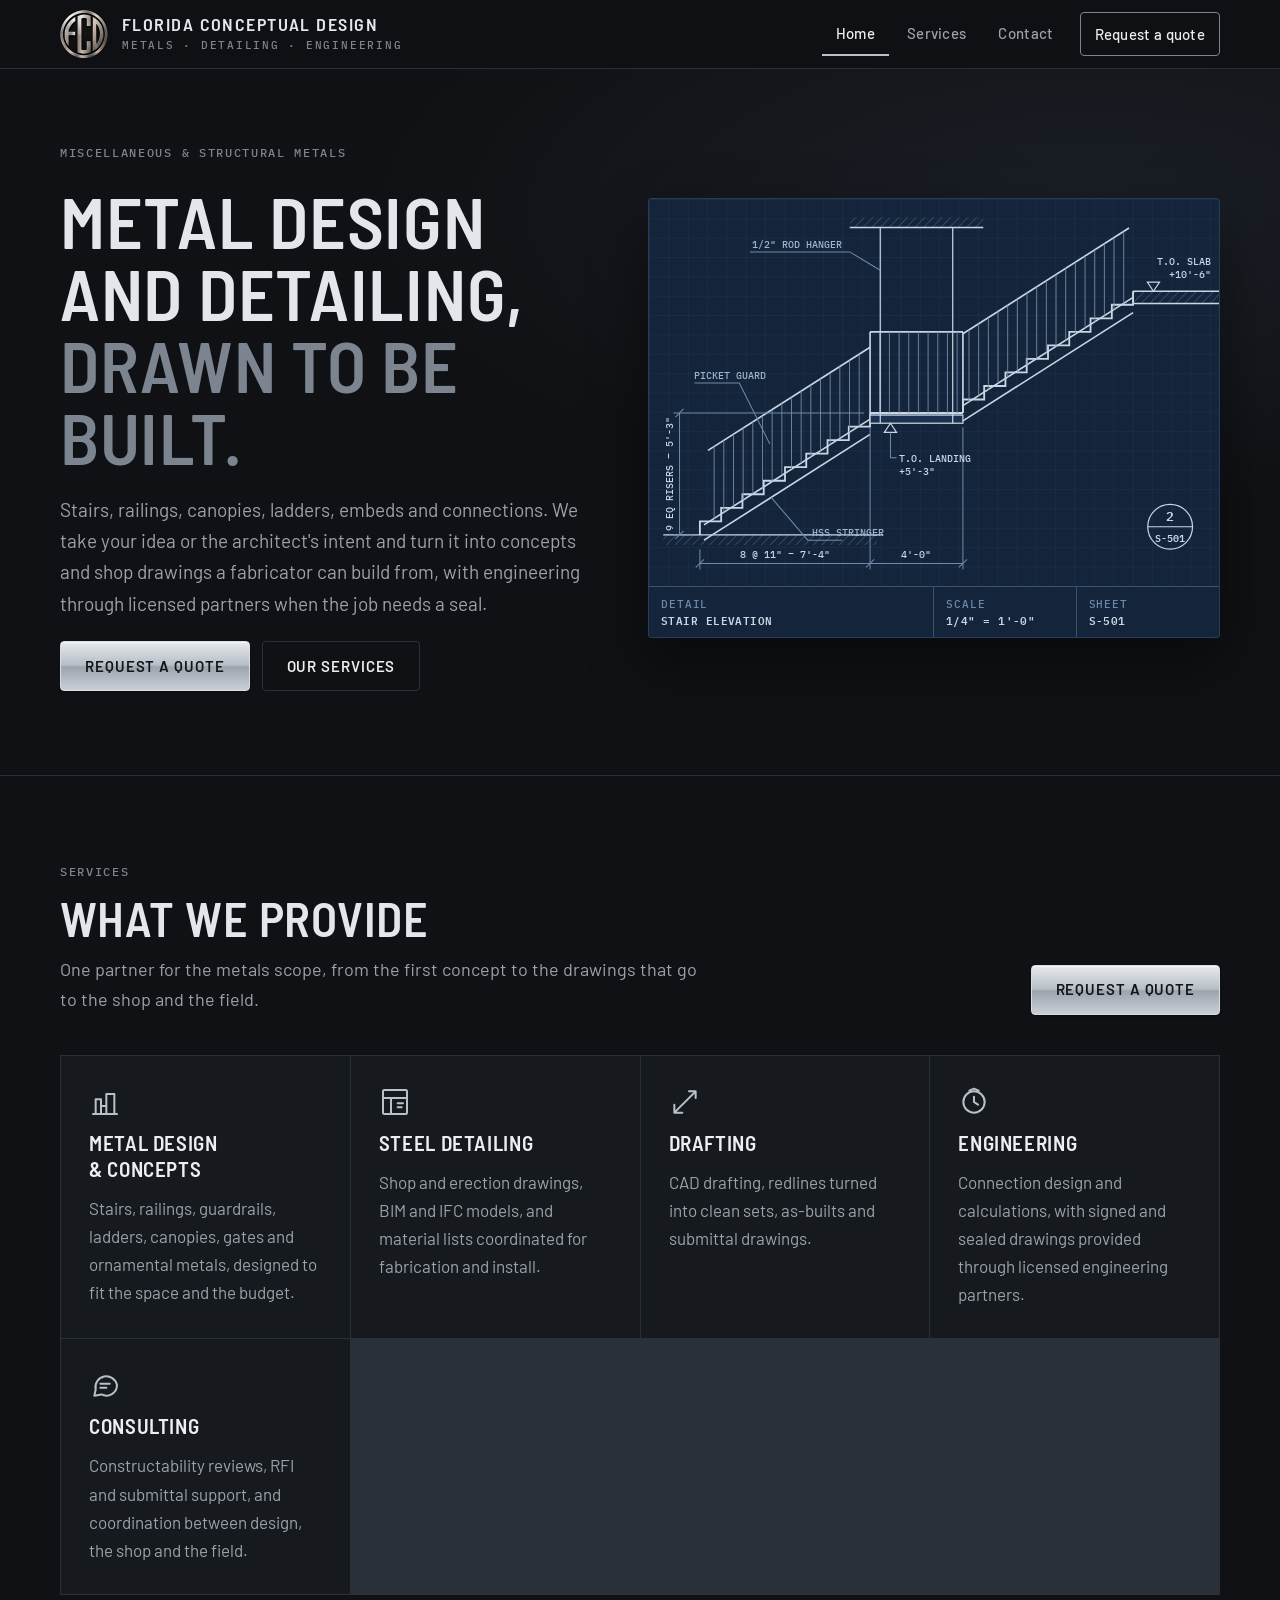
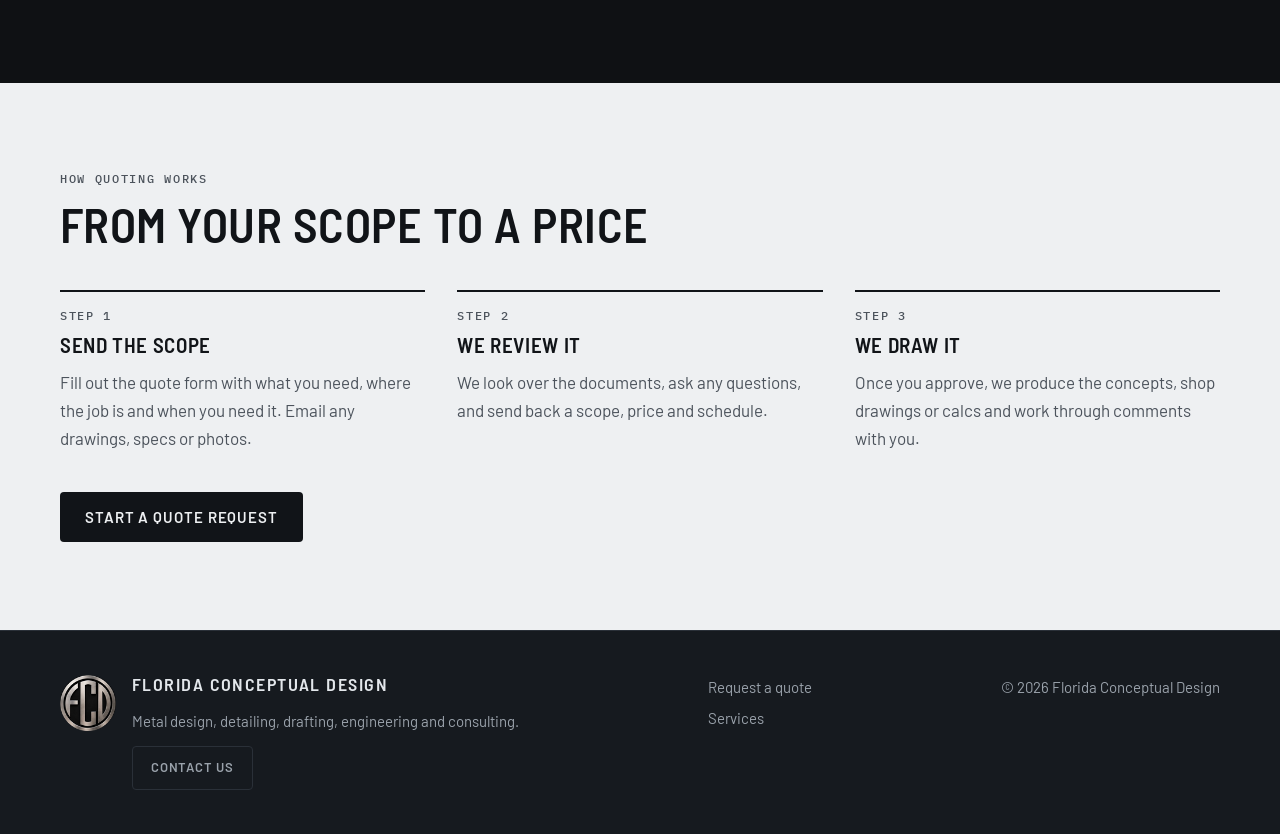
<file: index.html>
<!doctype html>
<html lang="en">
<head>
<meta charset="utf-8">
<meta name="viewport" content="width=device-width, initial-scale=1, viewport-fit=cover">
<title>Florida Conceptual Design</title>
<meta name="claude:viewport-fit-sides" content="cover">
<meta name="description" content="Florida Conceptual Design: metal design, steel detailing, drafting, engineering and consulting for metals projects. Request a quote.">
<link rel="icon" type="image/png" sizes="32x32" href="img/favicon-32.png">
<link rel="apple-touch-icon" href="img/apple-touch-icon.png">
<link rel="preconnect" href="https://fonts.googleapis.com">
<link rel="preconnect" href="https://fonts.gstatic.com" crossorigin>
<link rel="stylesheet" href="https://fonts.googleapis.com/css2?family=Barlow+Semi+Condensed:wght@500;600&family=Barlow:wght@400;500;600&family=IBM+Plex+Mono:wght@500;600&display=swap">
<link rel="stylesheet" href="styles.css">
</head>
<body>

<header class="site-header">
  <div class="wrap">
    <a class="brand" href="./" aria-label="Florida Conceptual Design, home">
      <img src="img/fcd-logo-96.png" alt="" width="48" height="48">
      <span class="brand-name">Florida Conceptual Design<small>Metals · Detailing · Engineering</small></span>
    </a>
    <nav class="nav" aria-label="Main">
      <a href="./" aria-current="page">Home</a>
      <a href="#services">Services</a>
      <a href="quotes.html#quote-form">Contact</a>
      <a class="nav-cta" href="quotes.html">Request a quote</a>
    </nav>
  </div>
</header>

<main>
  <section class="hero">
    <div class="wrap">
      <div class="hero-copy">
        <p class="label">Miscellaneous &amp; structural metals</p>
        <h1>Metal design and detailing,<br><span>drawn to be built.</span></h1>
        <p class="hero-lede">Stairs, railings, canopies, ladders, embeds and connections. We take your idea or the architect's intent and turn it into concepts and shop drawings a fabricator can build from, with engineering through licensed partners when the job needs a seal.</p>
        <div class="hero-actions">
          <a class="btn btn-primary" href="quotes.html">Request a quote</a>
          <a class="btn btn-ghost" href="#services">Our services</a>
        </div>
      </div>

      <figure class="hero-figure sheet">
        <svg class="draw" viewBox="0 0 560 380" role="img" aria-label="Blueprint elevation of a steel stair: two flights of nine 7 inch risers on HSS stringers with plate treads, a hung intermediate landing on rod hangers, and a vertical picket guard"><defs><pattern id="grid" width="19" height="19" patternUnits="userSpaceOnUse"><path d="M19 0H0V19" fill="none" stroke="#1D3150" stroke-width="1"/></pattern><pattern id="hatch" width="6" height="6" patternUnits="userSpaceOnUse" patternTransform="rotate(45)"><path d="M0 0V6" stroke="#3A5170" stroke-width="1.5"/></pattern></defs><rect width="560" height="380" fill="#14243A"/><rect width="560" height="380" fill="url(#grid)"/><rect x="14" y="330" width="210" height="10" fill="url(#hatch)"/><path d="M14 330H230" fill="none" stroke="#C9D6E4" stroke-width="1.4" /><rect x="475.6" y="90.6" width="84.4" height="12" fill="url(#hatch)"/><path d="M475.6 90.6H560M475.6 102.6H560M475.6 90.6v12" fill="none" stroke="#C9D6E4" stroke-width="1.4" /><path d="M50.0 330.0V316.7H70.9V303.4H91.8V290.1H112.7V276.8H133.6V263.5H154.5V250.2H175.4V236.9H196.3V223.6H217.2V210.3" fill="none" stroke="#C9D6E4" stroke-width="1.8" class="anim"/><path d="M308.4 210.3V197.0H329.3V183.7H350.2V170.4H371.1V157.1H392.0V143.8H412.9V130.5H433.8V117.2H454.7V103.9H475.6V90.6" fill="none" stroke="#C9D6E4" stroke-width="1.8" class="anim"/><path d="M217.2 210.3H308.4" fill="none" stroke="#C9D6E4" stroke-width="2.2" /><rect x="217.2" y="212.3" width="91.2" height="8" fill="#1B3150" stroke="#C9D6E4" stroke-width="1.2"/><path d="M54.0 320.2L217.2 216.3M54.0 335.2L217.2 231.3" fill="none" stroke="#C9D6E4" stroke-width="1.6" class="anim"/><path d="M308.4 203.0L475.6 96.6M308.4 218.0L475.6 111.6" fill="none" stroke="#C9D6E4" stroke-width="1.6" class="anim"/><path d="M58.0 247.0L217.2 145.7" fill="none" stroke="#C9D6E4" stroke-width="1.6" /><path d="M64.0 313.8V243.2" fill="none" stroke="#6F8AA8" stroke-width="0.9" /><path d="M73.5 307.7V237.1" fill="none" stroke="#6F8AA8" stroke-width="0.9" /><path d="M83.0 301.7V231.1" fill="none" stroke="#6F8AA8" stroke-width="0.9" /><path d="M92.5 295.7V225.1" fill="none" stroke="#6F8AA8" stroke-width="0.9" /><path d="M102.0 289.6V219.0" fill="none" stroke="#6F8AA8" stroke-width="0.9" /><path d="M111.5 283.6V213.0" fill="none" stroke="#6F8AA8" stroke-width="0.9" /><path d="M121.0 277.5V206.9" fill="none" stroke="#6F8AA8" stroke-width="0.9" /><path d="M130.5 271.5V200.9" fill="none" stroke="#6F8AA8" stroke-width="0.9" /><path d="M140.0 265.4V194.8" fill="none" stroke="#6F8AA8" stroke-width="0.9" /><path d="M149.5 259.4V188.8" fill="none" stroke="#6F8AA8" stroke-width="0.9" /><path d="M159.0 253.3V182.7" fill="none" stroke="#6F8AA8" stroke-width="0.9" /><path d="M168.5 247.3V176.7" fill="none" stroke="#6F8AA8" stroke-width="0.9" /><path d="M178.0 241.2V170.6" fill="none" stroke="#6F8AA8" stroke-width="0.9" /><path d="M187.5 235.2V164.6" fill="none" stroke="#6F8AA8" stroke-width="0.9" /><path d="M197.0 229.2V158.6" fill="none" stroke="#6F8AA8" stroke-width="0.9" /><path d="M206.5 223.1V152.5" fill="none" stroke="#6F8AA8" stroke-width="0.9" /><path d="M308.4 132.4L471.6 28.5" fill="none" stroke="#C9D6E4" stroke-width="1.6" /><path d="M314.4 199.2V128.6" fill="none" stroke="#6F8AA8" stroke-width="0.9" /><path d="M323.9 193.1V122.5" fill="none" stroke="#6F8AA8" stroke-width="0.9" /><path d="M333.4 187.1V116.5" fill="none" stroke="#6F8AA8" stroke-width="0.9" /><path d="M342.9 181.0V110.4" fill="none" stroke="#6F8AA8" stroke-width="0.9" /><path d="M352.4 175.0V104.4" fill="none" stroke="#6F8AA8" stroke-width="0.9" /><path d="M361.9 169.0V98.4" fill="none" stroke="#6F8AA8" stroke-width="0.9" /><path d="M371.4 162.9V92.3" fill="none" stroke="#6F8AA8" stroke-width="0.9" /><path d="M380.9 156.9V86.3" fill="none" stroke="#6F8AA8" stroke-width="0.9" /><path d="M390.4 150.8V80.2" fill="none" stroke="#6F8AA8" stroke-width="0.9" /><path d="M399.9 144.8V74.2" fill="none" stroke="#6F8AA8" stroke-width="0.9" /><path d="M409.4 138.7V68.1" fill="none" stroke="#6F8AA8" stroke-width="0.9" /><path d="M418.9 132.7V62.1" fill="none" stroke="#6F8AA8" stroke-width="0.9" /><path d="M428.4 126.6V56.0" fill="none" stroke="#6F8AA8" stroke-width="0.9" /><path d="M437.9 120.6V50.0" fill="none" stroke="#6F8AA8" stroke-width="0.9" /><path d="M447.4 114.5V43.9" fill="none" stroke="#6F8AA8" stroke-width="0.9" /><path d="M456.9 108.5V37.9" fill="none" stroke="#6F8AA8" stroke-width="0.9" /><path d="M466.4 102.5V31.9" fill="none" stroke="#6F8AA8" stroke-width="0.9" /><path d="M217.2 130.5H308.4M217.2 130.5V210.3M308.4 130.5V210.3" fill="none" stroke="#C9D6E4" stroke-width="1.6" /><path d="M226.7 130.5V210.3" fill="none" stroke="#6F8AA8" stroke-width="0.9" /><path d="M236.2 130.5V210.3" fill="none" stroke="#6F8AA8" stroke-width="0.9" /><path d="M245.7 130.5V210.3" fill="none" stroke="#6F8AA8" stroke-width="0.9" /><path d="M255.2 130.5V210.3" fill="none" stroke="#6F8AA8" stroke-width="0.9" /><path d="M264.7 130.5V210.3" fill="none" stroke="#6F8AA8" stroke-width="0.9" /><path d="M274.2 130.5V210.3" fill="none" stroke="#6F8AA8" stroke-width="0.9" /><path d="M283.7 130.5V210.3" fill="none" stroke="#6F8AA8" stroke-width="0.9" /><path d="M293.2 130.5V210.3" fill="none" stroke="#6F8AA8" stroke-width="0.9" /><path d="M302.7 130.5V210.3" fill="none" stroke="#6F8AA8" stroke-width="0.9" /><rect x="197.2" y="18" width="131.2" height="10" fill="url(#hatch)"/><path d="M197.2 28H328.4" fill="none" stroke="#C9D6E4" stroke-width="1.4" /><path d="M227.2 28V220.3" fill="none" stroke="#C9D6E4" stroke-width="1.2" stroke-dasharray="1 0"/><path d="M298.4 28V220.3" fill="none" stroke="#C9D6E4" stroke-width="1.2" stroke-dasharray="1 0"/><path d="M50.0 344.0V364M217.2 224.3V364M308.4 224.3V364M50.0 358H308.4" fill="none" stroke="#6F8AA8" stroke-width="1" /><path d="M46.0 362l8 -8" fill="none" stroke="#6F8AA8" stroke-width="1" /><path d="M213.2 362l8 -8" fill="none" stroke="#6F8AA8" stroke-width="1" /><path d="M304.4 362l8 -8" fill="none" stroke="#6F8AA8" stroke-width="1" /><text x="133.6" y="353.0" fill="#C9D6E4" font-family="IBM Plex Mono, monospace" font-size="10" font-weight="500" text-anchor="middle">8 @ 11" = 7'-4"</text><text x="262.8" y="353.0" fill="#C9D6E4" font-family="IBM Plex Mono, monospace" font-size="10" font-weight="500" text-anchor="middle">4'-0"</text><path d="M44.0 330.0H24M211.2 210.3H24M30 210.3V330.0" fill="none" stroke="#6F8AA8" stroke-width="1" /><path d="M26 214.3l8 -8" fill="none" stroke="#6F8AA8" stroke-width="1" /><path d="M26 334.0l8 -8" fill="none" stroke="#6F8AA8" stroke-width="1" /><text x="24.0" y="270.1" fill="#C9D6E4" font-family="IBM Plex Mono, monospace" font-size="9.5" font-weight="500" text-anchor="middle" transform="rotate(-90 24.0 270.1)">9 EQ RISERS = 5'-3"</text><path d="M237.2 220.3l-6 9h12z" fill="none" stroke="#C9D6E4" stroke-width="1.2"/><path d="M237.2 229.3V254.3h6" fill="none" stroke="#6F8AA8" stroke-width="1" /><text x="245.2" y="258.3" fill="#C9D6E4" font-family="IBM Plex Mono, monospace" font-size="9.5" font-weight="500" text-anchor="start">T.O. LANDING</text><text x="245.2" y="271.3" fill="#C9D6E4" font-family="IBM Plex Mono, monospace" font-size="9.5" font-weight="500" text-anchor="start">+5'-3"</text><path d="M495.6 90.6l-6 -9h12z" fill="none" stroke="#C9D6E4" stroke-width="1.2"/><text x="552.0" y="64.6" fill="#C9D6E4" font-family="IBM Plex Mono, monospace" font-size="9.5" font-weight="500" text-anchor="end">T.O. SLAB</text><text x="552.0" y="77.6" fill="#C9D6E4" font-family="IBM Plex Mono, monospace" font-size="9.5" font-weight="500" text-anchor="end">+10'-6"</text><path d="M120.0 293.2L156.0 335.2H190.0" fill="none" stroke="#6F8AA8" stroke-width="1" /><text x="160.0" y="331.2" fill="#9FB3C9" font-family="IBM Plex Mono, monospace" font-size="9.5" font-weight="500" text-anchor="start">HSS STRINGER</text><path d="M227.2 70L197.2 52H99.2" fill="none" stroke="#6F8AA8" stroke-width="1" /><text x="101.2" y="48.0" fill="#9FB3C9" font-family="IBM Plex Mono, monospace" font-size="9.5" font-weight="500" text-anchor="start">1/2" ROD HANGER</text><path d="M118.7 240.7L88.7 180.7H44.7" fill="none" stroke="#6F8AA8" stroke-width="1" /><text x="44.7" y="176.7" fill="#9FB3C9" font-family="IBM Plex Mono, monospace" font-size="9.5" font-weight="500" text-anchor="start">PICKET GUARD</text><g fill="none" stroke="#C9D6E4" stroke-width="1.2"><circle cx="512" cy="322" r="22"/><path d="M490 322h44"/></g><text x="512.0" y="316.0" fill="#C9D6E4" font-family="IBM Plex Mono, monospace" font-size="13" font-weight="600" text-anchor="middle">2</text><text x="512.0" y="337.0" fill="#C9D6E4" font-family="IBM Plex Mono, monospace" font-size="9.5" font-weight="600" text-anchor="middle">S-501</text><text x="18.0" y="374.0" fill="#C9D6E4" font-family="IBM Plex Mono, monospace" font-size="9" font-weight="500" text-anchor="start"></text></svg>
        <figcaption class="title-block">
          <div>Detail<strong>Stair elevation</strong></div>
          <div>Scale<strong>1/4" = 1'-0"</strong></div>
          <div>Sheet<strong>S-501</strong></div>
        </figcaption>
      </figure>
    </div>
  </section>

  <section id="services" class="section">
    <div class="wrap">
      <div class="section-head">
        <div>
          <p class="label">Services</p>
          <h2>What we provide</h2>
          <p class="section-intro">One partner for the metals scope, from the first concept to the drawings that go to the shop and the field.</p>
        </div>
        <a class="btn btn-primary" href="quotes.html">Request a quote</a>
      </div>
      <div class="services">
        <article class="service">
          <svg viewBox="0 0 24 24" fill="none" stroke-width="1.5" stroke-linecap="round" stroke-linejoin="round" aria-hidden="true"><path d="M3 21h18M5 21V10h4v11M9 15h4v6M13 21V6h6v15"/></svg>
          <h3>Metal design &amp; concepts</h3>
          <p>Stairs, railings, guardrails, ladders, canopies, gates and ornamental metals, designed to fit the space and the budget.</p>
        </article>
        <article class="service">
          <svg viewBox="0 0 24 24" fill="none" stroke-width="1.5" stroke-linecap="round" stroke-linejoin="round" aria-hidden="true"><rect x="3" y="3" width="18" height="18" rx="1"/><path d="M3 9h18M9 21V9M14 13h4M14 16h3"/></svg>
          <h3>Steel detailing</h3>
          <p>Shop and erection drawings, BIM and IFC models, and material lists coordinated for fabrication and install.</p>
        </article>
        <article class="service">
          <svg viewBox="0 0 24 24" fill="none" stroke-width="1.5" stroke-linecap="round" stroke-linejoin="round" aria-hidden="true"><path d="M4 20 20 4M4 20h6M4 20v-6M15 4h5v5"/></svg>
          <h3>Drafting</h3>
          <p>CAD drafting, redlines turned into clean sets, as-builts and submittal drawings.</p>
        </article>
        <article class="service">
          <svg viewBox="0 0 24 24" fill="none" stroke-width="1.5" stroke-linecap="round" stroke-linejoin="round" aria-hidden="true"><circle cx="12" cy="12" r="8"/><path d="M12 8v4l3 2"/><path d="M8.5 3.5 12 2l3.5 1.5"/></svg>
          <h3>Engineering</h3>
          <p>Connection design and calculations, with signed and sealed drawings provided through licensed engineering partners.</p>
        </article>
        <article class="service">
          <svg viewBox="0 0 24 24" fill="none" stroke-width="1.5" stroke-linecap="round" stroke-linejoin="round" aria-hidden="true"><path d="M21 12a8 8 0 0 1-11.6 7.1L4 20l1-4.6A8 8 0 1 1 21 12z"/><path d="M8.5 11h7M8.5 14h4.5"/></svg>
          <h3>Consulting</h3>
          <p>Constructability reviews, RFI and submittal support, and coordination between design, the shop and the field.</p>
        </article>
      </div>
    </div>
  </section>

  <section class="section band-paper">
    <div class="wrap">
      <div class="section-head">
        <div>
          <p class="label">How quoting works</p>
          <h2>From your scope to a price</h2>
        </div>
      </div>
      <ol class="steps">
        <li>
          <h3>Send the scope</h3>
          <p>Fill out the quote form with what you need, where the job is and when you need it. Email any drawings, specs or photos.</p>
        </li>
        <li>
          <h3>We review it</h3>
          <p>We look over the documents, ask any questions, and send back a scope, price and schedule.</p>
        </li>
        <li>
          <h3>We draw it</h3>
          <p>Once you approve, we produce the concepts, shop drawings or calcs and work through comments with you.</p>
        </li>
      </ol>
      <div style="margin-top:40px">
        <a class="btn btn-dark" href="quotes.html">Start a quote request</a>
      </div>
    </div>
  </section>
</main>

<footer id="contact" class="site-footer">
  <div class="wrap">
    <div class="footer-brand">
      <img src="img/fcd-logo-96.png" alt="" width="56" height="56">
      <div class="footer-col">
        <h2>Florida Conceptual Design</h2>
        <span>Metal design, detailing, drafting, engineering and consulting.</span>
        <a class="btn btn-ghost btn-sm" href="quotes.html#quote-form">Contact us</a>
      </div>
    </div>
    <div class="footer-col">
      <a href="quotes.html">Request a quote</a>
      <a href="#services">Services</a>
    </div>
    <span>© 2026 Florida Conceptual Design</span>
  </div>
</footer>

</body>
</html>
</file>
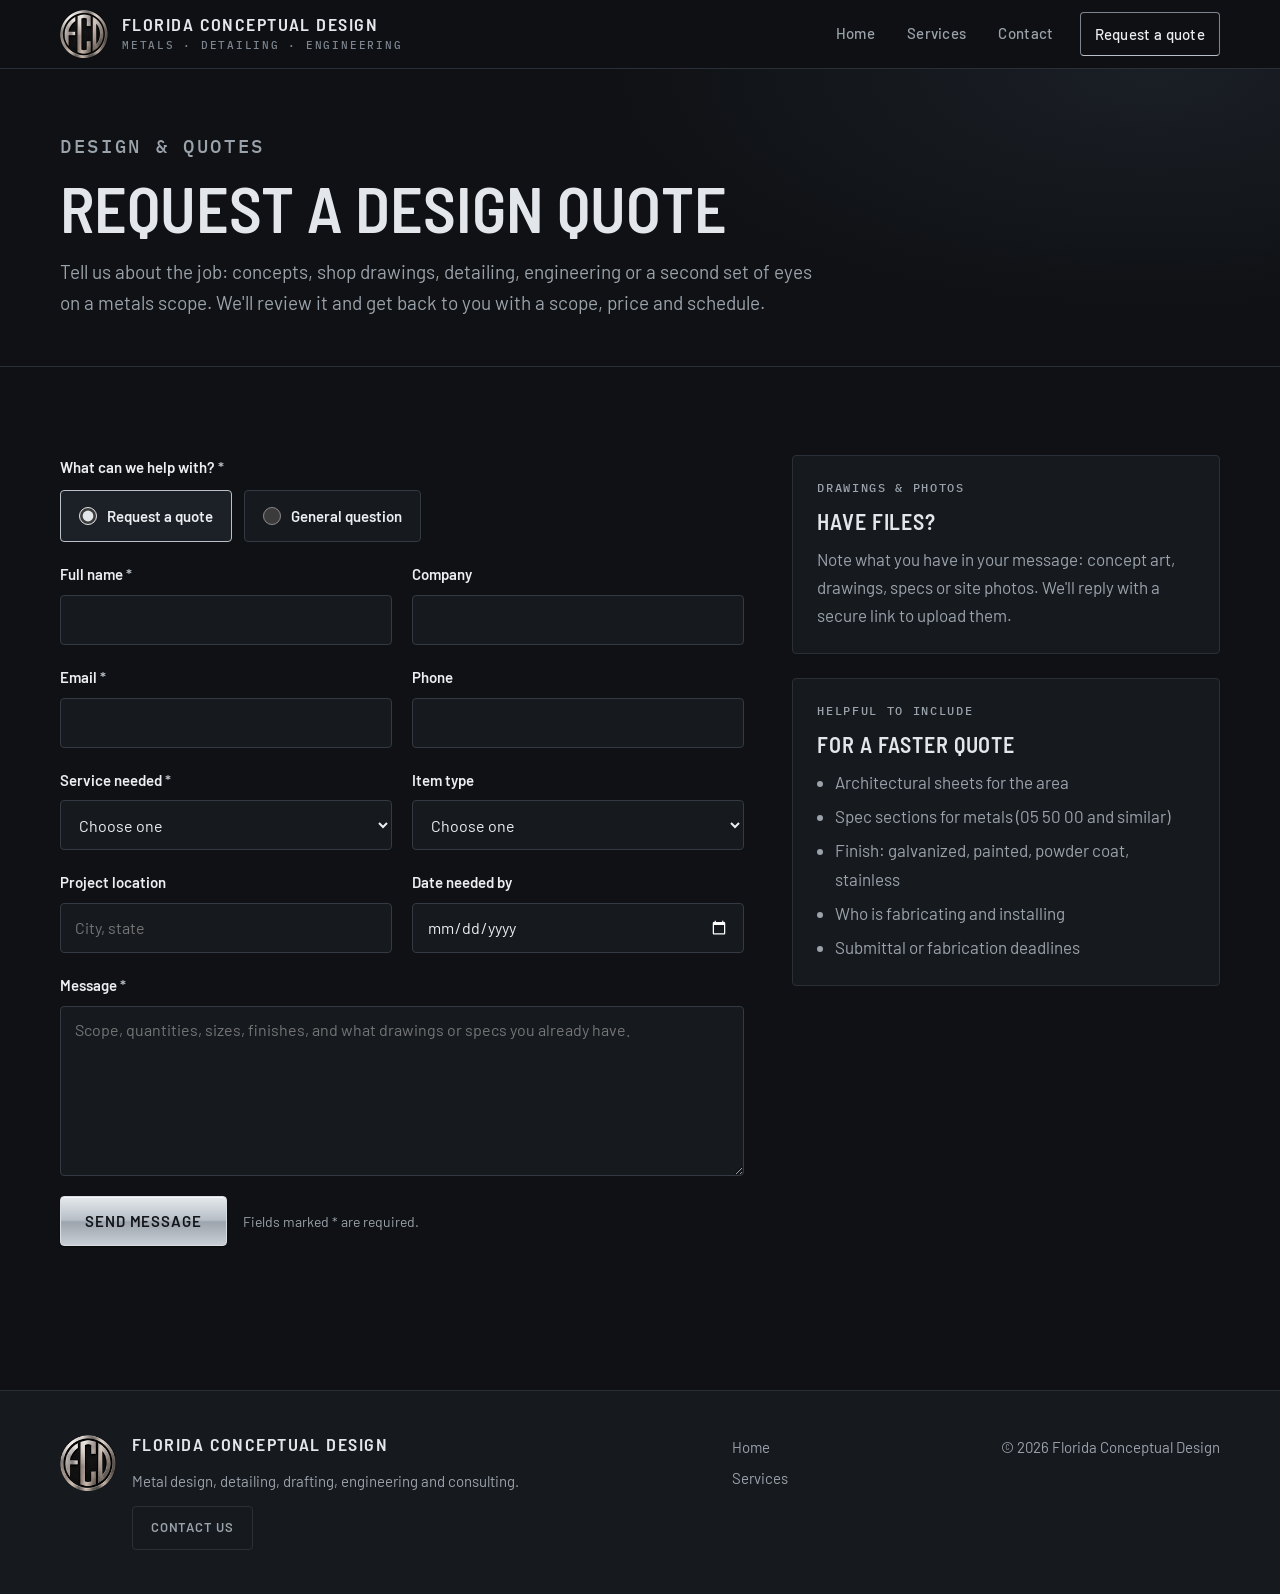
<file: quotes.html>
<!doctype html>
<html lang="en">
<head>
<meta charset="utf-8">
<meta name="viewport" content="width=device-width, initial-scale=1, viewport-fit=cover">
<title>Design &amp; Quotes · Florida Conceptual Design</title>
<meta name="claude:viewport-fit-sides" content="cover">
<meta name="description" content="Request a quote from Florida Conceptual Design for metal design, steel detailing, drafting, engineering or consulting.">
<link rel="icon" type="image/png" sizes="32x32" href="img/favicon-32.png">
<link rel="apple-touch-icon" href="img/apple-touch-icon.png">
<link rel="preconnect" href="https://fonts.googleapis.com">
<link rel="preconnect" href="https://fonts.gstatic.com" crossorigin>
<link rel="stylesheet" href="https://fonts.googleapis.com/css2?family=Barlow+Semi+Condensed:wght@500;600&family=Barlow:wght@400;500;600&family=IBM+Plex+Mono:wght@500;600&display=swap">
<link rel="stylesheet" href="styles.css">
</head>
<body>

<header class="site-header">
  <div class="wrap">
    <a class="brand" href="./" aria-label="Florida Conceptual Design, home">
      <img src="img/fcd-logo-96.png" alt="" width="48" height="48">
      <span class="brand-name">Florida Conceptual Design<small>Metals · Detailing · Engineering</small></span>
    </a>
    <nav class="nav" aria-label="Main">
      <a href="./">Home</a>
      <a href="./#services">Services</a>
      <a href="quotes.html#quote-form">Contact</a>
      <a class="nav-cta" href="quotes.html" aria-current="page">Request a quote</a>
    </nav>
  </div>
</header>

<main>
  <section class="page-head">
    <div class="wrap">
      <p class="label">Design &amp; Quotes</p>
      <h1>Request a design quote</h1>
      <p>Tell us about the job: concepts, shop drawings, detailing, engineering or a second set of eyes on a metals scope. We'll review it and get back to you with a scope, price and schedule.</p>
    </div>
  </section>

  <section class="section">
    <div class="wrap quote-layout">
      <form id="quote-form" class="form" novalidate data-endpoint="https://api.web3forms.com/submit" data-key="76192ae6-371a-4b26-868a-9706a35c055a">
        <fieldset class="field full choice">
          <legend>What can we help with? <span class="req" aria-hidden="true">*</span></legend>
          <div class="choice-row">
            <label class="radio" for="q-inq-quote"><input id="q-inq-quote" type="radio" name="inquiry" value="Quote request" checked> Request a quote</label>
            <label class="radio" for="q-inq-general"><input id="q-inq-general" type="radio" name="inquiry" value="General question"> General question</label>
          </div>
        </fieldset>
        <div class="field">
          <label for="q-name">Full name <span class="req" aria-hidden="true">*</span></label>
          <input id="q-name" name="name" type="text" autocomplete="name" required>
        </div>
        <div class="field">
          <label for="q-company">Company</label>
          <input id="q-company" name="company" type="text" autocomplete="organization">
        </div>
        <div class="field">
          <label for="q-email">Email <span class="req" aria-hidden="true">*</span></label>
          <input id="q-email" name="email" type="email" autocomplete="email" required>
        </div>
        <div class="field">
          <label for="q-phone">Phone</label>
          <input id="q-phone" name="phone" type="tel" autocomplete="tel">
        </div>
        <div class="field quote-only">
          <label for="q-service">Service needed <span class="req" id="q-service-req" aria-hidden="true">*</span></label>
          <select id="q-service" name="service">
            <option value="">Choose one</option>
            <option>Metal design / concept</option>
            <option>Steel detailing (shop drawings)</option>
            <option>Drafting</option>
            <option>Engineering (signed &amp; sealed)</option>
            <option>Consulting</option>
            <option>Not sure yet</option>
          </select>
        </div>
        <div class="field quote-only">
          <label for="q-type">Item type</label>
          <select id="q-type" name="item_type">
            <option value="">Choose one</option>
            <option>Stairs</option>
            <option>Railings / guardrails</option>
            <option>Ladders</option>
            <option>Canopies / awnings</option>
            <option>Gates / fences</option>
            <option>Embeds / misc. metals</option>
            <option>Structural steel</option>
            <option>Other</option>
          </select>
        </div>
        <div class="field quote-only">
          <label for="q-location">Project location</label>
          <input id="q-location" name="location" type="text" placeholder="City, state">
        </div>
        <div class="field quote-only">
          <label for="q-date">Date needed by</label>
          <input id="q-date" name="needed_by" type="date">
        </div>
        <div class="field full">
          <label for="q-details">Message <span class="req" aria-hidden="true">*</span></label>
          <textarea id="q-details" name="details" required placeholder="Scope, quantities, sizes, finishes, and what drawings or specs you already have."></textarea>
        </div>
        <div class="hp" aria-hidden="true">
          <label for="q-website">Leave this empty</label>
          <input id="q-website" name="botcheck" type="text" tabindex="-1" autocomplete="off">
        </div>
        <div class="form-actions">
          <button class="btn btn-primary" type="submit">Send message</button>
          <span class="form-note">Fields marked * are required.</span>
        </div>
        <div id="q-status" class="status" role="status" aria-live="polite" hidden></div>
      </form>

      <aside class="aside">
        <div class="aside-block">
          <p class="label">Drawings &amp; photos</p>
          <h2>Have files?</h2>
          <p>Note what you have in your message: concept art, drawings, specs or site photos. We'll reply with a secure link to upload them.</p>
        </div>
        <div class="aside-block">
          <p class="label">Helpful to include</p>
          <h2>For a faster quote</h2>
          <ul>
            <li>Architectural sheets for the area</li>
            <li>Spec sections for metals (05 50 00 and similar)</li>
            <li>Finish: galvanized, painted, powder coat, stainless</li>
            <li>Who is fabricating and installing</li>
            <li>Submittal or fabrication deadlines</li>
          </ul>
        </div>
      </aside>
    </div>
  </section>
</main>

<footer id="contact" class="site-footer">
  <div class="wrap">
    <div class="footer-brand">
      <img src="img/fcd-logo-96.png" alt="" width="56" height="56">
      <div class="footer-col">
        <h2>Florida Conceptual Design</h2>
        <span>Metal design, detailing, drafting, engineering and consulting.</span>
        <a class="btn btn-ghost btn-sm" href="quotes.html#quote-form">Contact us</a>
      </div>
    </div>
    <div class="footer-col">
      <a href="./">Home</a>
      <a href="./#services">Services</a>
    </div>
    <span>© 2026 Florida Conceptual Design</span>
  </div>
</footer>

<script src="form.js"></script>
</body>
</html>
</file>
<file: styles.css>
/* Layout: graphite ground, brushed-steel type and controls, one deep blueprint sheet in the hero */
:root {
  --ground: #0F1114;
  --panel: #161A1F;
  --panel-2: #1C2127;
  --rule: #2A3038;
  --steel: #B9C0C8;
  --steel-hi: #E3E7EB;
  --steel-lo: #7C858F;
  --ink: #ECEEF1;
  --muted: #9AA2AB;
  --print: #14243A;
  --print-line: #C9D6E4;
  --print-dim: #6F8AA8;
  --paper: #EEF0F2;
  --paper-ink: #111418;
  --paper-muted: #4C535C;
  --display: 'Barlow Semi Condensed', 'Arial Narrow', 'Helvetica Neue', sans-serif;
  --body: 'Barlow', 'Helvetica Neue', Arial, sans-serif;
  --mono: 'IBM Plex Mono', ui-monospace, 'SFMono-Regular', Menlo, monospace;
  --wrap: 1200px;
  --brushed: linear-gradient(180deg, #E6EAEE 0%, #B7BEC6 48%, #9CA4AD 52%, #C9CFD5 100%);
  color-scheme: dark;
}
* { box-sizing: border-box; }
html, body { margin: 0; }
body {
  background: var(--ground);
  color: var(--ink);
  font: 400 17px/1.65 var(--body);
  -webkit-font-smoothing: antialiased;
}
img { max-width: 100%; display: block; }
a { color: var(--steel-hi); text-underline-offset: 3px; }
a:hover { color: #fff; }
:focus-visible { outline: 2px solid var(--steel-hi); outline-offset: 3px; }
h1, h2, h3 { text-wrap: balance; margin: 0; }
p { margin: 0; }

.wrap {
  max-width: var(--wrap);
  margin: 0 auto;
  padding-left: max(20px, env(safe-area-inset-left, 0px));
  padding-right: max(20px, env(safe-area-inset-right, 0px));
}
.label {
  font: 500 12px/1.4 var(--mono);
  letter-spacing: 0.14em;
  text-transform: uppercase;
  color: var(--steel-lo);
}

/* Header */
body::before { content: ""; position: fixed; inset: 0 0 auto; height: env(safe-area-inset-top, 0px); z-index: 10; background: var(--ground); }
.site-header {
  position: sticky; top: env(safe-area-inset-top, 0px); z-index: 5;
  background: rgba(15, 17, 20, 0.92);
  border-bottom: 1px solid var(--rule);
  backdrop-filter: blur(8px);
}
.site-header .wrap { display: flex; flex-wrap: wrap; align-items: center; justify-content: space-between; gap: 12px; padding-block: 10px; }
.brand { display: flex; align-items: center; gap: 14px; text-decoration: none; color: var(--ink); }
.brand img { width: 48px; height: 48px; }
.brand-name { font: 600 18px/1.1 var(--display); letter-spacing: 0.08em; text-transform: uppercase; color: var(--steel-hi); }
.brand-name small { display: block; font: 500 11px/1.3 var(--mono); letter-spacing: 0.16em; color: var(--steel-lo); margin-top: 3px; }
.nav { display: flex; flex-wrap: wrap; align-items: center; gap: 4px; }
.nav a {
  display: inline-flex; align-items: center; min-height: 44px; padding: 0 14px;
  color: var(--muted); text-decoration: none; font-weight: 500; font-size: 15px; letter-spacing: 0.02em;
  border-bottom: 2px solid transparent;
}
.nav a:hover { color: var(--ink); }
.nav a[aria-current="page"] { color: var(--ink); border-bottom-color: var(--steel); }
.nav .nav-cta { margin-left: 8px; border: 1px solid var(--steel-lo); border-radius: 4px; color: var(--ink); }
.nav .nav-cta:hover { border-color: var(--steel-hi); }

/* Buttons */
.btn {
  display: inline-flex; align-items: center; justify-content: center; gap: 8px;
  min-height: 50px; padding: 0 24px; border-radius: 4px; border: 1px solid transparent;
  font: 600 15px/1 var(--body); letter-spacing: 0.06em; text-transform: uppercase; text-decoration: none; cursor: pointer;
}
.btn-primary { background: var(--brushed); color: var(--paper-ink); border-color: #D8DDE2; box-shadow: inset 0 1px 0 rgba(255,255,255,0.6), 0 1px 2px rgba(0,0,0,0.4); }
.btn-primary:hover { background: var(--steel-hi); color: var(--paper-ink); }
.btn-ghost { border-color: var(--rule); color: var(--ink); background: transparent; }
.btn-ghost:hover { border-color: var(--steel); color: var(--ink); }
.btn-dark { background: var(--paper-ink); color: var(--paper); }
.btn-dark:hover { background: #262B32; color: var(--paper); }

/* Hero */
.hero { border-bottom: 1px solid var(--rule); background: radial-gradient(1200px 500px at 85% 20%, #1A1F26 0%, var(--ground) 60%); }
.hero .wrap { display: flex; flex-wrap: wrap; align-items: center; gap: 56px; padding-block: 76px 84px; }
.hero-copy { flex: 1 1 420px; min-width: 0; display: flex; flex-direction: column; gap: 22px; }
.hero h1 { font: 600 clamp(42px, 6vw, 72px)/1.0 var(--display); text-transform: uppercase; letter-spacing: 0.01em; color: var(--steel-hi); }
.hero h1 span { color: var(--steel-lo); }
.hero-lede { max-width: 34em; color: var(--muted); font-size: 19px; }
.hero-actions { display: flex; flex-wrap: wrap; gap: 12px; }
.hero-figure { flex: 1 1 460px; min-width: 0; margin: 0; }

/* Blueprint sheet */
.sheet { background: var(--print); border: 1px solid #2B3D55; border-radius: 3px; overflow: hidden; box-shadow: 0 24px 60px rgba(0,0,0,0.45); }
.sheet svg { display: block; width: 100%; height: auto; }
.title-block { display: grid; grid-template-columns: 2fr 1fr 1fr; border-top: 1px solid #3A5170; font: 500 11px/1.3 var(--mono); letter-spacing: 0.08em; text-transform: uppercase; color: var(--print-dim); }
.title-block div { padding: 10px 12px; border-right: 1px solid #3A5170; min-width: 0; }
.title-block div:last-child { border-right: 0; }
.title-block strong { display: block; color: var(--print-line); font-weight: 600; letter-spacing: 0.04em; margin-top: 2px; }

/* Sections */
.section { padding-block: 88px; }
.section-head { display: flex; flex-wrap: wrap; align-items: flex-end; justify-content: space-between; gap: 20px; margin-bottom: 40px; }
.section-head > div { max-width: 640px; display: flex; flex-direction: column; gap: 12px; }
.section h2 { font: 600 clamp(32px, 4.4vw, 48px)/1.05 var(--display); text-transform: uppercase; letter-spacing: 0.01em; color: var(--steel-hi); }
.section-intro { color: var(--muted); font-size: 18px; }

.services { display: grid; grid-template-columns: repeat(auto-fill, minmax(260px, 1fr)); gap: 1px; background: var(--rule); border: 1px solid var(--rule); }
.service { background: var(--panel); padding: 30px 28px; display: flex; flex-direction: column; gap: 12px; min-width: 0; }
.service h3 { font: 600 21px/1.25 var(--display); letter-spacing: 0.03em; text-transform: uppercase; color: var(--ink); }
.service p { color: var(--muted); }
.service svg { width: 32px; height: 32px; stroke: var(--steel); }

/* Process (light band) */
.band-paper { background: var(--paper); color: var(--paper-ink); }
.band-paper .label { color: var(--paper-muted); }
.band-paper h2 { color: var(--paper-ink); }
.band-paper p { color: var(--paper-muted); }
.steps { list-style: none; margin: 0; padding: 0; display: grid; grid-template-columns: repeat(auto-fit, minmax(240px, 1fr)); gap: 32px; counter-reset: step; }
.steps li { display: flex; flex-direction: column; gap: 10px; border-top: 2px solid var(--paper-ink); padding-top: 18px; counter-increment: step; }
.steps li::before { content: "Step " counter(step); font: 500 12px/1 var(--mono); letter-spacing: 0.14em; text-transform: uppercase; color: var(--paper-muted); }
.steps h3 { font: 600 21px/1.25 var(--display); letter-spacing: 0.03em; text-transform: uppercase; color: var(--paper-ink); }

/* Footer */
.site-footer { border-top: 1px solid var(--rule); background: var(--panel); }
.site-footer .wrap { display: flex; flex-wrap: wrap; justify-content: space-between; align-items: flex-start; gap: 28px; padding-block: 44px; color: var(--muted); font-size: 15px; }
.footer-brand { display: flex; gap: 16px; align-items: flex-start; min-width: 0; }
.footer-brand img { width: 56px; height: 56px; flex: none; }
.site-footer h2 { font: 600 18px/1.1 var(--display); text-transform: uppercase; letter-spacing: 0.08em; color: var(--steel-hi); margin-bottom: 8px; }
.footer-col { display: flex; flex-direction: column; gap: 6px; min-width: 0; }
.footer-col a { color: var(--muted); text-decoration: none; }
.footer-col a:hover { color: var(--ink); }

/* Quote page */
.page-head { border-bottom: 1px solid var(--rule); background: radial-gradient(900px 400px at 90% 0%, #1A1F26 0%, var(--ground) 60%); }
.page-head .wrap { padding-block: 64px 48px; display: flex; flex-direction: column; gap: 16px; }
.page-head h1 { font: 600 clamp(40px, 5.6vw, 64px)/1.0 var(--display); text-transform: uppercase; color: var(--steel-hi); }
.page-head p { max-width: 40em; color: var(--muted); font-size: 19px; }
.quote-layout { display: grid; grid-template-columns: minmax(0, 1.6fr) minmax(0, 1fr); gap: 48px; align-items: start; }
@media (max-width: 860px) { .quote-layout { grid-template-columns: minmax(0, 1fr); } }

.form { display: grid; grid-template-columns: 1fr 1fr; gap: 20px; }
.field { display: flex; flex-direction: column; gap: 8px; min-width: 0; }
.field.full { grid-column: 1 / -1; }
@media (max-width: 560px) { .form { grid-template-columns: 1fr; } }
.field label { font-weight: 600; font-size: 15px; color: var(--ink); }
.field .req { color: var(--steel); }
.field input, .field select, .field textarea {
  width: 100%; min-height: 50px; padding: 12px 14px;
  background: var(--panel); color: var(--ink);
  border: 1px solid #333A43; border-radius: 4px;
  font: 400 16px/1.4 var(--body);
}
.field textarea { min-height: 170px; resize: vertical; }
.field input:focus, .field select:focus, .field textarea:focus { outline: none; border-color: var(--steel); box-shadow: 0 0 0 3px rgba(185, 192, 200, 0.16); }
.field input[aria-invalid="true"], .field textarea[aria-invalid="true"], .field select[aria-invalid="true"] { border-color: #E07A6A; }
.form-actions { grid-column: 1 / -1; display: flex; flex-wrap: wrap; align-items: center; gap: 16px; }
.form-note { color: var(--muted); font-size: 14px; }
.hp { position: absolute; left: -9999px; width: 1px; height: 1px; overflow: hidden; }

.status { grid-column: 1 / -1; border-radius: 4px; padding: 18px 20px; display: flex; flex-direction: column; gap: 10px; }
.status-ok { background: var(--panel-2); border: 1px solid var(--steel-lo); }
.status-err { background: rgba(224, 122, 106, 0.08); border: 1px solid #7A3E34; }
.status pre { margin: 0; white-space: pre-wrap; font: 400 13px/1.5 var(--mono); color: var(--muted); max-height: 220px; overflow: auto; }
.status .row { display: flex; flex-wrap: wrap; gap: 10px; }
.status .btn { min-height: 44px; padding: 0 18px; font-size: 14px; }

.aside { display: flex; flex-direction: column; gap: 24px; }
.aside-block { border: 1px solid var(--rule); background: var(--panel); border-radius: 4px; padding: 24px; display: flex; flex-direction: column; gap: 12px; }
.aside-block h2 { font: 600 22px/1.1 var(--display); text-transform: uppercase; letter-spacing: 0.04em; color: var(--steel-hi); }
.aside-block p { color: var(--muted); }
.aside-block ul { margin: 0; padding-left: 18px; color: var(--muted); display: flex; flex-direction: column; gap: 6px; }
.email-line { font: 500 15px/1.4 var(--mono); word-break: break-all; color: var(--steel-hi); }

@media (prefers-reduced-motion: no-preference) {
  .draw .anim { stroke-dasharray: 900; stroke-dashoffset: 0; animation: draw 1.8s ease-out both; }
  @keyframes draw { from { stroke-dashoffset: 900; } to { stroke-dashoffset: 0; } }
}

/* Inquiry choice */
.choice { border: 0; margin: 0; padding: 0; min-width: 0; }
.choice legend { font-weight: 600; font-size: 15px; color: var(--ink); padding: 0; margin-bottom: 10px; }
.choice-row { display: flex; flex-wrap: wrap; gap: 12px; }
.radio { display: inline-flex; align-items: center; gap: 10px; min-height: 48px; padding: 0 18px; border: 1px solid #333A43; border-radius: 4px; background: var(--panel); cursor: pointer; font-weight: 500; }
.radio:has(input:checked) { border-color: var(--steel); background: var(--panel-2); }
.radio input { width: 18px; height: 18px; accent-color: var(--steel-hi); margin: 0; }
.btn-sm { min-height: 44px; padding: 0 18px; font-size: 13px; align-self: flex-start; margin-top: 6px; }
.field[hidden], .quote-only[hidden] { display: none; }
#quote-form { scroll-margin-top: 96px; }
</file>
